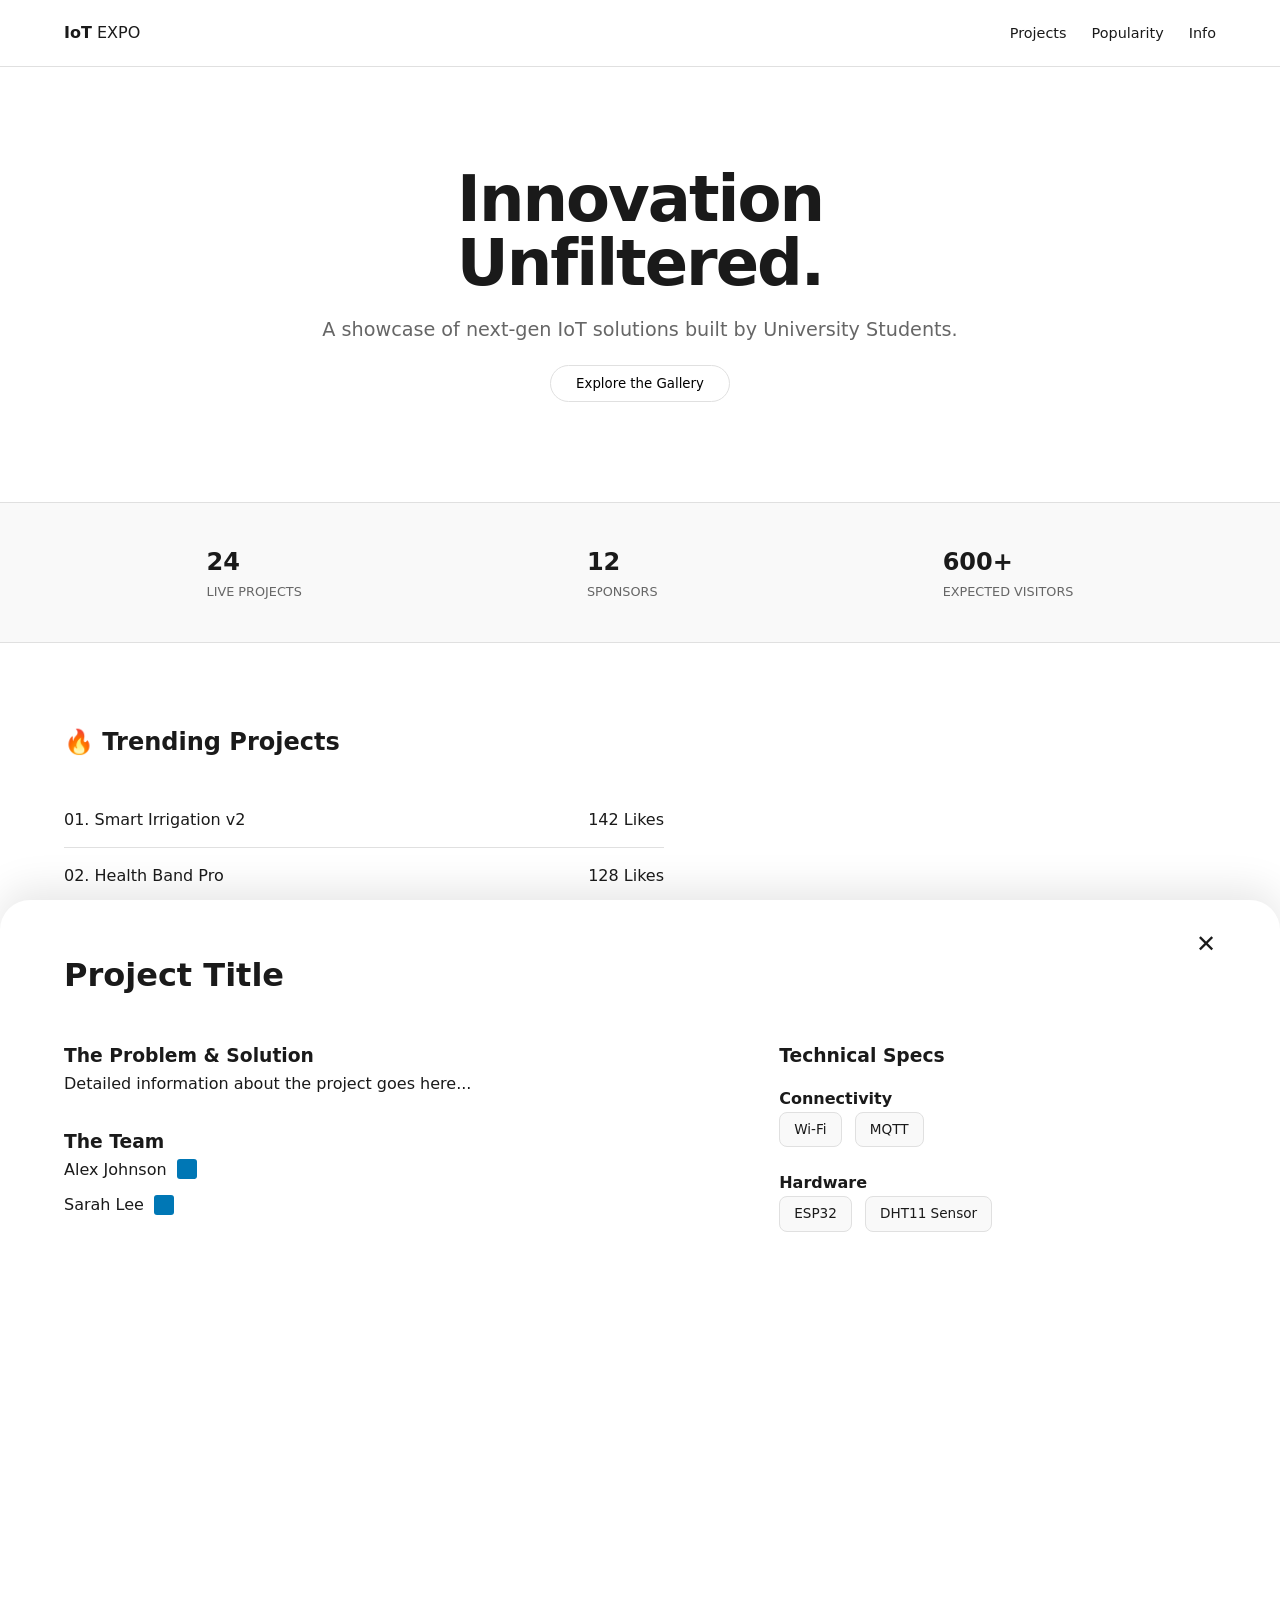
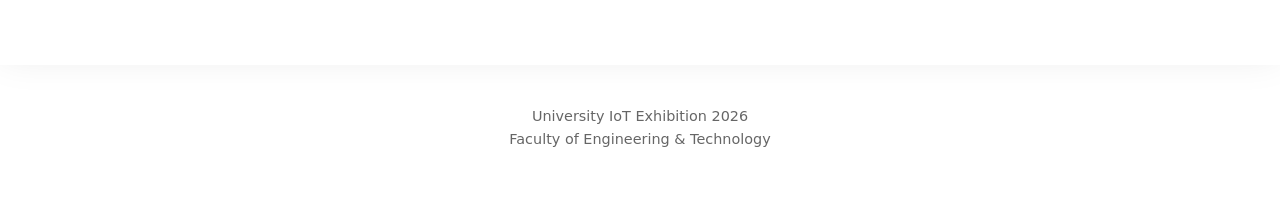
<file: oldindex.html>
<!DOCTYPE html>
<html lang="en">
<head>
    <meta charset="UTF-8">
    <meta name="viewport" content="width=device-width, initial-scale=1.0">
    <title>IoT Exhibition 2026 | University</title>
    
    <script src="https://cdnjs.cloudflare.com/ajax/libs/gsap/3.12.2/gsap.min.js"></script>
    
    <style>
        :root {
            --bg: #ffffff;
            --surface: #f9f9f9;
            --border: #e0e0e0;
            --text-main: #1a1a1a;
            --text-sub: #666666;
            --accent: #000000;
        }

        * { margin: 0; padding: 0; box-sizing: border-box; font-family: 'Inter', system-ui, sans-serif; }
        body { background: var(--bg); color: var(--text-main); line-height: 1.6; overflow-x: hidden; }

        /* --- NAVIGATION --- */
        nav {
            padding: 20px 5%;
            display: flex;
            justify-content: space-between;
            align-items: center;
            border-bottom: 1px solid var(--border);
            position: sticky;
            top: 0;
            background: rgba(255,255,255,0.8);
            backdrop-filter: blur(10px);
            z-index: 10;
        }
        .nav-links a { margin-left: 20px; text-decoration: none; color: var(--text-main); font-weight: 500; font-size: 0.9rem; }

        /* --- HERO SECTION --- */
        .hero {
            padding: 100px 5%;
            text-align: center;
            border-bottom: 1px solid var(--border);
        }
        .hero h1 { font-size: clamp(2.5rem, 8vw, 4rem); letter-spacing: -2px; line-height: 1; }
        .hero p { color: var(--text-sub); margin: 20px 0; font-size: 1.2rem; }

        /* --- STATS / PULSE --- */
        .stats-bar {
            display: flex;
            justify-content: space-around;
            padding: 40px 5%;
            background: var(--surface);
            border-bottom: 1px solid var(--border);
        }
        .stat-item h3 { font-size: 1.5rem; }
        .stat-item p { font-size: 0.8rem; text-transform: uppercase; color: var(--text-sub); }

        /* --- LEADERBOARD --- */
        .leaderboard-section { padding: 80px 5%; }
        .leaderboard-list { margin-top: 30px; max-width: 600px; }
        .leader-entry {
            display: flex;
            justify-content: space-between;
            padding: 15px 0;
            border-bottom: 1px solid var(--border);
        }

        /* --- PROJECT CAROUSEL --- */
        .projects-section { padding: 80px 0 80px 5%; background: var(--surface); }
        .carousel-wrapper {
            display: flex;
            gap: 20px;
            overflow-x: auto;
            padding-right: 5%;
            scroll-snap-type: x mandatory;
            scrollbar-width: none; /* Hide scrollbar Firefox */
        }
        .carousel-wrapper::-webkit-scrollbar { display: none; } /* Hide scrollbar Chrome/Safari */

        .project-card {
            min-width: 350px;
            background: white;
            border: 1px solid var(--border);
            border-radius: 16px;
            padding: 24px;
            scroll-snap-align: start;
            cursor: pointer;
            transition: transform 0.3s ease;
        }
        .project-card:hover { transform: translateY(-5px); border-color: var(--accent); }
        .project-card h3 { margin-bottom: 10px; }
        .card-footer { display: flex; justify-content: space-between; align-items: center; margin-top: 20px; }
        .like-btn { background: none; border: 1px solid var(--border); padding: 5px 12px; border-radius: 20px; cursor: pointer; }

        /* --- BOTTOM SHEET --- */
        .sheet-overlay {
            position: fixed; top: 0; left: 0; width: 100%; height: 100%;
            background: rgba(0,0,0,0.4); z-index: 99; display: none; opacity: 0;
        }
        .bottom-sheet {
            position: fixed; bottom: 0; left: 0; width: 100%; height: 85vh;
            background: white; border-radius: 30px 30px 0 0; z-index: 100;
            transform: translateY(100%);
            padding: 50px 5%;
            box-shadow: 0 -10px 40px rgba(0,0,0,0.1);
            overflow-y: auto;
        }
        .sheet-close { position: absolute; top: 25px; right: 5%; cursor: pointer; font-size: 1.5rem; }
        
        .sheet-content { display: grid; grid-template-columns: 1.5fr 1fr; gap: 60px; margin-top: 40px; }
        .team-member { display: flex; align-items: center; gap: 10px; margin-bottom: 10px; }
        .linkedin-icon { width: 20px; height: 20px; background: #0077b5; border-radius: 3px; display: inline-block; }
        
        .tech-pill {
            display: inline-block; background: var(--surface); border: 1px solid var(--border);
            padding: 6px 14px; border-radius: 8px; font-size: 0.85rem; margin: 0 8px 8px 0;
        }

        /* --- FOOTER --- */
        footer { padding: 60px 5%; border-top: 1px solid var(--border); text-align: center; color: var(--text-sub); font-size: 0.9rem; }

        @media (max-width: 768px) {
            .sheet-content { grid-template-columns: 1fr; }
            .project-card { min-width: 280px; }
        }
    </style>
</head>
<body>

    <nav>
        <div class="logo"><strong>IoT</strong> EXPO</div>
        <div class="nav-links">
            <a href="#projects">Projects</a>
            <a href="#leaderboard">Popularity</a>
            <a href="#location">Info</a>
        </div>
    </nav>

    <section class="hero">
        <h1>Innovation <br>Unfiltered.</h1>
        <p>A showcase of next-gen IoT solutions built by University Students.</p>
        <button class="like-btn" style="padding: 10px 25px;">Explore the Gallery</button>
    </section>

    <section class="stats-bar">
        <div class="stat-item"><h3>24</h3><p>Live Projects</p></div>
        <div class="stat-item"><h3>12</h3><p>Sponsors</p></div>
        <div class="stat-item"><h3>600+</h3><p>Expected Visitors</p></div>
    </section>

    <section id="leaderboard" class="leaderboard-section">
        <h2>🔥 Trending Projects</h2>
        <div class="leaderboard-list">
            <div class="leader-entry"><span>01. Smart Irrigation v2</span> <span>142 Likes</span></div>
            <div class="leader-entry"><span>02. Health Band Pro</span> <span>128 Likes</span></div>
            <div class="leader-entry"><span>03. Traffic AI Node</span> <span>95 Likes</span></div>
        </div>
    </section>

    <section id="projects" class="projects-section">
        <h2 style="margin-bottom: 30px;">Project Gallery</h2>
        <div class="carousel-wrapper">
            <div class="project-card" onclick="openSheet('Smart Irrigation v2', 'An automated system that uses soil moisture data to conserve 40% more water in urban gardens.')">
                <div style="height: 180px; background: #eee; border-radius: 10px; margin-bottom: 15px;"></div>
                <h3>Smart Irrigation v2</h3>
                <p>Team: HydroTech</p>
                <div class="card-footer">
                    <span class="tech-pill">ESP32</span>
                    <button class="like-btn">❤️ 142</button>
                </div>
            </div>
            <div class="project-card" onclick="openSheet('Health Band Pro', 'A wearable device tracking vital signs and sending alerts via MQTT to hospital dashboards.')">
                <div style="height: 180px; background: #eee; border-radius: 10px; margin-bottom: 15px;"></div>
                <h3>Health Band Pro</h3>
                <p>Team: BioLink</p>
                <div class="card-footer">
                    <span class="tech-pill">LoRaWAN</span>
                    <button class="like-btn">❤️ 128</button>
                </div>
            </div>
             <div class="project-card" onclick="openSheet('AI Traffic Node', 'Edge-computing node that optimizes traffic light timings based on real-time vehicle flow.')">
                <div style="height: 180px; background: #eee; border-radius: 10px; margin-bottom: 15px;"></div>
                <h3>AI Traffic Node</h3>
                <p>Team: UrbanAI</p>
                <div class="card-footer">
                    <span class="tech-pill">Raspberry Pi</span>
                    <button class="like-btn">❤️ 95</button>
                </div>
            </div>
        </div>
    </section>

    <div class="sheet-overlay" id="sheetOverlay" onclick="closeSheet()"></div>
    <div class="bottom-sheet" id="bottomSheet">
        <div class="sheet-close" onclick="closeSheet()">✕</div>
        <h1 id="sheetTitle">Project Title</h1>
        
        <div class="sheet-content">
            <div class="content-main">
                <h3>The Problem & Solution</h3>
                <p id="sheetDesc">Detailed information about the project goes here...</p>
                
                <h3 style="margin-top: 30px;">The Team</h3>
                <div class="team-member">
                    <span>Alex Johnson</span> 
                    <a href="#" class="linkedin-icon"></a>
                </div>
                <div class="team-member">
                    <span>Sarah Lee</span> 
                    <a href="#" class="linkedin-icon"></a>
                </div>
            </div>
            <div class="content-sidebar">
                <h3>Technical Specs</h3>
                <div style="margin-top: 15px;">
                    <p><strong>Connectivity</strong></p>
                    <span class="tech-pill">Wi-Fi</span> <span class="tech-pill">MQTT</span>
                </div>
                <div style="margin-top: 15px;">
                    <p><strong>Hardware</strong></p>
                    <span class="tech-pill">ESP32</span> <span class="tech-pill">DHT11 Sensor</span>
                </div>
            </div>
        </div>
    </div>

    <footer>
        <p>University IoT Exhibition 2026</p>
        <p>Faculty of Engineering & Technology</p>
    </footer>

    <script>
        const sheet = document.getElementById('bottomSheet');
        const overlay = document.getElementById('sheetOverlay');

        function openSheet(title, desc) {
            document.getElementById('sheetTitle').innerText = title;
            document.getElementById('sheetDesc').innerText = desc;

            overlay.style.display = 'block';
            
            // GSAP Sequence
            gsap.to(overlay, { opacity: 1, duration: 0.3 });
            gsap.to(sheet, { 
                y: "0%", 
                duration: 0.6, 
                ease: "power4.out" 
            });
            
            // Prevent body scroll
            document.body.style.overflow = 'hidden';
        }

        function closeSheet() {
            gsap.to(overlay, { opacity: 0, duration: 0.3, onComplete: () => overlay.style.display = 'none' });
            gsap.to(sheet, { 
                y: "100%", 
                duration: 0.5, 
                ease: "power2.in" 
            });
            
            document.body.style.overflow = 'auto';
        }
    </script>
</body>
</html>
</file>
